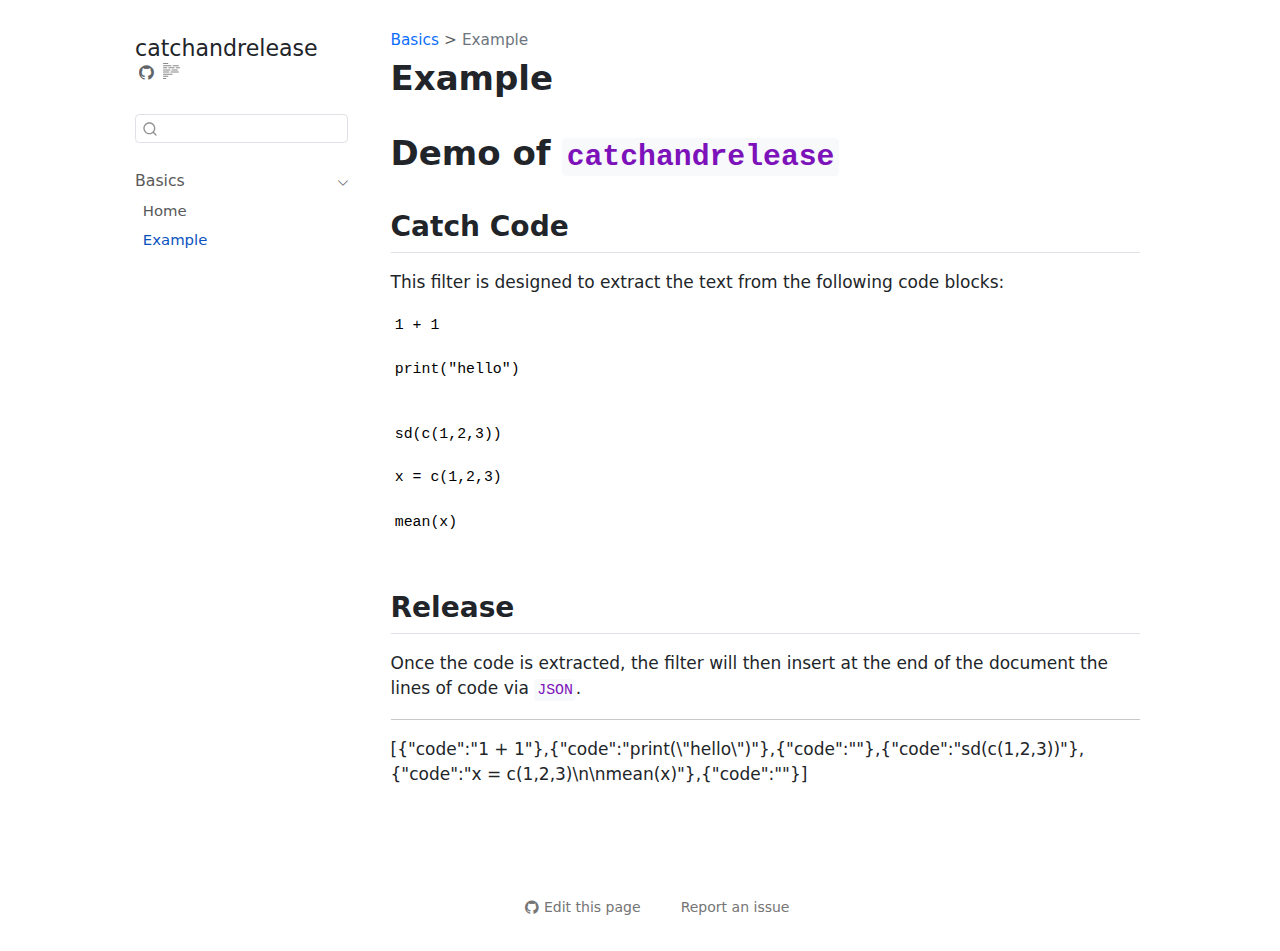
<file: example.html>
<!DOCTYPE html>
<html xmlns="http://www.w3.org/1999/xhtml" lang="en" xml:lang="en"><head>

<meta charset="utf-8">
<meta name="generator" content="quarto-1.4.480">

<meta name="viewport" content="width=device-width, initial-scale=1.0, user-scalable=yes">


<title>catchandrelease - Example</title>
<style>
code{white-space: pre-wrap;}
span.smallcaps{font-variant: small-caps;}
div.columns{display: flex; gap: min(4vw, 1.5em);}
div.column{flex: auto; overflow-x: auto;}
div.hanging-indent{margin-left: 1.5em; text-indent: -1.5em;}
ul.task-list{list-style: none;}
ul.task-list li input[type="checkbox"] {
  width: 0.8em;
  margin: 0 0.8em 0.2em -1em; /* quarto-specific, see https://github.com/quarto-dev/quarto-cli/issues/4556 */ 
  vertical-align: middle;
}
</style>


<script src="site_libs/quarto-nav/quarto-nav.js"></script>
<script src="site_libs/quarto-nav/headroom.min.js"></script>
<script src="site_libs/clipboard/clipboard.min.js"></script>
<script src="site_libs/quarto-search/autocomplete.umd.js"></script>
<script src="site_libs/quarto-search/fuse.min.js"></script>
<script src="site_libs/quarto-search/quarto-search.js"></script>
<meta name="quarto:offset" content="./">
<script src="site_libs/quarto-html/quarto.js"></script>
<script src="site_libs/quarto-html/popper.min.js"></script>
<script src="site_libs/quarto-html/tippy.umd.min.js"></script>
<script src="site_libs/quarto-html/anchor.min.js"></script>
<link href="site_libs/quarto-html/tippy.css" rel="stylesheet">
<link href="site_libs/quarto-html/quarto-syntax-highlighting.css" rel="stylesheet" id="quarto-text-highlighting-styles">
<script src="site_libs/bootstrap/bootstrap.min.js"></script>
<link href="site_libs/bootstrap/bootstrap-icons.css" rel="stylesheet">
<link href="site_libs/bootstrap/bootstrap.min.css" rel="stylesheet" id="quarto-bootstrap" data-mode="light">
<script id="quarto-search-options" type="application/json">{
  "location": "sidebar",
  "copy-button": false,
  "collapse-after": 3,
  "panel-placement": "start",
  "type": "textbox",
  "limit": 50,
  "keyboard-shortcut": [
    "f",
    "/",
    "s"
  ],
  "show-item-context": false,
  "language": {
    "search-no-results-text": "No results",
    "search-matching-documents-text": "matching documents",
    "search-copy-link-title": "Copy link to search",
    "search-hide-matches-text": "Hide additional matches",
    "search-more-match-text": "more match in this document",
    "search-more-matches-text": "more matches in this document",
    "search-clear-button-title": "Clear",
    "search-detached-cancel-button-title": "Cancel",
    "search-submit-button-title": "Submit",
    "search-label": "Search"
  }
}</script>


</head>

<body class="nav-sidebar floating fullcontent">

<div id="quarto-search-results"></div>
  <header id="quarto-header" class="headroom fixed-top">
  <nav class="quarto-secondary-nav">
    <div class="container-fluid d-flex">
      <button type="button" class="quarto-btn-toggle btn" data-bs-toggle="collapse" data-bs-target=".quarto-sidebar-collapse-item" aria-controls="quarto-sidebar" aria-expanded="false" aria-label="Toggle sidebar navigation" onclick="if (window.quartoToggleHeadroom) { window.quartoToggleHeadroom(); }">
        <i class="bi bi-layout-text-sidebar-reverse"></i>
      </button>
        <nav class="quarto-page-breadcrumbs" aria-label="breadcrumb"><ol class="breadcrumb"><li class="breadcrumb-item"><a href="./index.html">Basics</a></li><li class="breadcrumb-item"><a href="./example.html">Example</a></li></ol></nav>
        <a class="flex-grow-1" role="button" data-bs-toggle="collapse" data-bs-target=".quarto-sidebar-collapse-item" aria-controls="quarto-sidebar" aria-expanded="false" aria-label="Toggle sidebar navigation" onclick="if (window.quartoToggleHeadroom) { window.quartoToggleHeadroom(); }">      
        </a>
      <button type="button" class="btn quarto-search-button" aria-label="" onclick="window.quartoOpenSearch();">
        <i class="bi bi-search"></i>
      </button>
    </div>
  </nav>
</header>
<!-- content -->
<div id="quarto-content" class="quarto-container page-columns page-rows-contents page-layout-article">
<!-- sidebar -->
  <nav id="quarto-sidebar" class="sidebar collapse collapse-horizontal quarto-sidebar-collapse-item sidebar-navigation floating overflow-auto">
    <div class="pt-lg-2 mt-2 text-left sidebar-header">
    <div class="sidebar-title mb-0 py-0">
      <a href="./">catchandrelease</a> 
        <div class="sidebar-tools-main">
    <a href="https://github.com/coatless-quarto/catchandrelease/" title="" class="quarto-navigation-tool px-1" aria-label=""><i class="bi bi-github"></i></a>
  <a href="" class="quarto-reader-toggle quarto-navigation-tool px-1" onclick="window.quartoToggleReader(); return false;" title="Toggle reader mode">
  <div class="quarto-reader-toggle-btn">
  <i class="bi"></i>
  </div>
</a>
</div>
    </div>
      </div>
        <div class="mt-2 flex-shrink-0 align-items-center">
        <div class="sidebar-search">
        <div id="quarto-search" class="" title="Search"></div>
        </div>
        </div>
    <div class="sidebar-menu-container"> 
    <ul class="list-unstyled mt-1">
        <li class="sidebar-item sidebar-item-section">
      <div class="sidebar-item-container"> 
            <a class="sidebar-item-text sidebar-link text-start" data-bs-toggle="collapse" data-bs-target="#quarto-sidebar-section-1" aria-expanded="true">
 <span class="menu-text">Basics</span></a>
          <a class="sidebar-item-toggle text-start" data-bs-toggle="collapse" data-bs-target="#quarto-sidebar-section-1" aria-expanded="true" aria-label="Toggle section">
            <i class="bi bi-chevron-right ms-2"></i>
          </a> 
      </div>
      <ul id="quarto-sidebar-section-1" class="collapse list-unstyled sidebar-section depth1 show">  
          <li class="sidebar-item">
  <div class="sidebar-item-container"> 
  <a href="./index.html" class="sidebar-item-text sidebar-link">
 <span class="menu-text">Home</span></a>
  </div>
</li>
          <li class="sidebar-item">
  <div class="sidebar-item-container"> 
  <a href="./example.html" class="sidebar-item-text sidebar-link active">
 <span class="menu-text">Example</span></a>
  </div>
</li>
      </ul>
  </li>
    </ul>
    </div>
</nav>
<div id="quarto-sidebar-glass" class="quarto-sidebar-collapse-item" data-bs-toggle="collapse" data-bs-target=".quarto-sidebar-collapse-item"></div>
<!-- margin-sidebar -->
    
<!-- main -->
<main class="content" id="quarto-document-content">

<header id="title-block-header" class="quarto-title-block default"><nav class="quarto-page-breadcrumbs quarto-title-breadcrumbs d-none d-lg-block" aria-label="breadcrumb"><ol class="breadcrumb"><li class="breadcrumb-item"><a href="./index.html">Basics</a></li><li class="breadcrumb-item"><a href="./example.html">Example</a></li></ol></nav>
<div class="quarto-title">
<h1 class="title">Example</h1>
</div>



<div class="quarto-title-meta">

    
  
    
  </div>
  


</header>


<section id="demo-of-catchandrelease" class="level1">
<h1>Demo of <code>catchandrelease</code></h1>
<section id="catch-code" class="level2">
<h2 class="anchored" data-anchor-id="catch-code">Catch Code</h2>
<p>This filter is designed to extract the text from the following code blocks:</p>
<pre class="{test-python}"><code>1 + 1</code></pre>
<pre class="{test-r}"><code>print("hello")</code></pre>
<pre class="{test-empty-return}"><code></code></pre>
<pre class="{test-v2}"><code>sd(c(1,2,3))</code></pre>
<pre class="{test-multiline}"><code>x = c(1,2,3)

mean(x)</code></pre>
<pre class="{test-empty}"><code></code></pre>
</section>
<section id="release" class="level2">
<h2 class="anchored" data-anchor-id="release">Release</h2>
<p>Once the code is extracted, the filter will then insert at the end of the document the lines of code via <code>JSON</code>.</p>
<hr>


<p>[{"code":"1 + 1"},{"code":"print(\"hello\")"},{"code":""},{"code":"sd(c(1,2,3))"},{"code":"x = c(1,2,3)\n\nmean(x)"},{"code":""}]</p>
</section>
</section>

</main> <!-- /main -->
<script id="quarto-html-after-body" type="application/javascript">
window.document.addEventListener("DOMContentLoaded", function (event) {
  const toggleBodyColorMode = (bsSheetEl) => {
    const mode = bsSheetEl.getAttribute("data-mode");
    const bodyEl = window.document.querySelector("body");
    if (mode === "dark") {
      bodyEl.classList.add("quarto-dark");
      bodyEl.classList.remove("quarto-light");
    } else {
      bodyEl.classList.add("quarto-light");
      bodyEl.classList.remove("quarto-dark");
    }
  }
  const toggleBodyColorPrimary = () => {
    const bsSheetEl = window.document.querySelector("link#quarto-bootstrap");
    if (bsSheetEl) {
      toggleBodyColorMode(bsSheetEl);
    }
  }
  toggleBodyColorPrimary();  
  const icon = "";
  const anchorJS = new window.AnchorJS();
  anchorJS.options = {
    placement: 'right',
    icon: icon
  };
  anchorJS.add('.anchored');
  const isCodeAnnotation = (el) => {
    for (const clz of el.classList) {
      if (clz.startsWith('code-annotation-')) {                     
        return true;
      }
    }
    return false;
  }
  const clipboard = new window.ClipboardJS('.code-copy-button', {
    text: function(trigger) {
      const codeEl = trigger.previousElementSibling.cloneNode(true);
      for (const childEl of codeEl.children) {
        if (isCodeAnnotation(childEl)) {
          childEl.remove();
        }
      }
      return codeEl.innerText;
    }
  });
  clipboard.on('success', function(e) {
    // button target
    const button = e.trigger;
    // don't keep focus
    button.blur();
    // flash "checked"
    button.classList.add('code-copy-button-checked');
    var currentTitle = button.getAttribute("title");
    button.setAttribute("title", "Copied!");
    let tooltip;
    if (window.bootstrap) {
      button.setAttribute("data-bs-toggle", "tooltip");
      button.setAttribute("data-bs-placement", "left");
      button.setAttribute("data-bs-title", "Copied!");
      tooltip = new bootstrap.Tooltip(button, 
        { trigger: "manual", 
          customClass: "code-copy-button-tooltip",
          offset: [0, -8]});
      tooltip.show();    
    }
    setTimeout(function() {
      if (tooltip) {
        tooltip.hide();
        button.removeAttribute("data-bs-title");
        button.removeAttribute("data-bs-toggle");
        button.removeAttribute("data-bs-placement");
      }
      button.setAttribute("title", currentTitle);
      button.classList.remove('code-copy-button-checked');
    }, 1000);
    // clear code selection
    e.clearSelection();
  });
  function tippyHover(el, contentFn, onTriggerFn, onUntriggerFn) {
    const config = {
      allowHTML: true,
      maxWidth: 500,
      delay: 100,
      arrow: false,
      appendTo: function(el) {
          return el.parentElement;
      },
      interactive: true,
      interactiveBorder: 10,
      theme: 'quarto',
      placement: 'bottom-start',
    };
    if (contentFn) {
      config.content = contentFn;
    }
    if (onTriggerFn) {
      config.onTrigger = onTriggerFn;
    }
    if (onUntriggerFn) {
      config.onUntrigger = onUntriggerFn;
    }
    window.tippy(el, config); 
  }
  const noterefs = window.document.querySelectorAll('a[role="doc-noteref"]');
  for (var i=0; i<noterefs.length; i++) {
    const ref = noterefs[i];
    tippyHover(ref, function() {
      // use id or data attribute instead here
      let href = ref.getAttribute('data-footnote-href') || ref.getAttribute('href');
      try { href = new URL(href).hash; } catch {}
      const id = href.replace(/^#\/?/, "");
      const note = window.document.getElementById(id);
      return note.innerHTML;
    });
  }
  const xrefs = window.document.querySelectorAll('a.quarto-xref');
  const processXRef = (id, note) => {
    // Strip column container classes
    const stripColumnClz = (el) => {
      el.classList.remove("page-full", "page-columns");
      if (el.children) {
        for (const child of el.children) {
          stripColumnClz(child);
        }
      }
    }
    stripColumnClz(note)
    const typesetMath = (el) => {
      if (window.MathJax) {
        // MathJax Typeset
        window.MathJax.typeset([el]);
      } else if (window.katex) {
        // KaTeX Render
        var mathElements = el.getElementsByClassName("math");
        var macros = [];
        for (var i = 0; i < mathElements.length; i++) {
          var texText = mathElements[i].firstChild;
          if (mathElements[i].tagName == "SPAN") {
            window.katex.render(texText.data, mathElements[i], {
              displayMode: mathElements[i].classList.contains('display'),
              throwOnError: false,
              macros: macros,
              fleqn: false
            });
          }
        }
      }
    }
    if (id === null || id.startsWith('sec-')) {
      // Special case sections, only their first couple elements
      const container = document.createElement("div");
      if (note.children && note.children.length > 2) {
        for (let i = 0; i < 2; i++) {
          container.appendChild(note.children[i].cloneNode(true));
        }
        typesetMath(container);
        return container.innerHTML
      } else {
        typesetMath(note);
        return note.innerHTML;
      }
    } else {
      // Remove any anchor links if they are present
      const anchorLink = note.querySelector('a.anchorjs-link');
      if (anchorLink) {
        anchorLink.remove();
      }
      typesetMath(note);
      return note.innerHTML;
    }
  }
  for (var i=0; i<xrefs.length; i++) {
    const xref = xrefs[i];
    tippyHover(xref, undefined, function(instance) {
      instance.disable();
      let url = xref.getAttribute('href');
      let hash = undefined; 
      if (url.startsWith('#')) {
        hash = url;
      } else {
        try { hash = new URL(url).hash; } catch {}
      }
      if (hash) {
        const id = hash.replace(/^#\/?/, "");
        const note = window.document.getElementById(id);
        if (note !== null) {
          try {
            const html = processXRef(id, note.cloneNode(true));
            instance.setContent(html);
          } finally {
            instance.enable();
            instance.show();
          }
        } else {
          // See if we can fetch this
          fetch(url.split('#')[0])
          .then(res => res.text())
          .then(html => {
            const parser = new DOMParser();
            const htmlDoc = parser.parseFromString(html, "text/html");
            const note = htmlDoc.getElementById(id);
            if (note !== null) {
              const html = processXRef(id, note);
              instance.setContent(html);
            } 
          }).finally(() => {
            instance.enable();
            instance.show();
          });
        }
      } else {
        // See if we can fetch a full url (with no hash to target)
        // This is a special case and we should probably do some content thinning / targeting
        fetch(url)
        .then(res => res.text())
        .then(html => {
          const parser = new DOMParser();
          const htmlDoc = parser.parseFromString(html, "text/html");
          const note = htmlDoc.querySelector('main.content');
          if (note !== null) {
            // This should only happen for chapter cross references
            // (since there is no id in the URL)
            // remove the first header
            if (note.children.length > 0 && note.children[0].tagName === "HEADER") {
              note.children[0].remove();
            }
            const html = processXRef(null, note);
            instance.setContent(html);
          } 
        }).finally(() => {
          instance.enable();
          instance.show();
        });
      }
    }, function(instance) {
    });
  }
      let selectedAnnoteEl;
      const selectorForAnnotation = ( cell, annotation) => {
        let cellAttr = 'data-code-cell="' + cell + '"';
        let lineAttr = 'data-code-annotation="' +  annotation + '"';
        const selector = 'span[' + cellAttr + '][' + lineAttr + ']';
        return selector;
      }
      const selectCodeLines = (annoteEl) => {
        const doc = window.document;
        const targetCell = annoteEl.getAttribute("data-target-cell");
        const targetAnnotation = annoteEl.getAttribute("data-target-annotation");
        const annoteSpan = window.document.querySelector(selectorForAnnotation(targetCell, targetAnnotation));
        const lines = annoteSpan.getAttribute("data-code-lines").split(",");
        const lineIds = lines.map((line) => {
          return targetCell + "-" + line;
        })
        let top = null;
        let height = null;
        let parent = null;
        if (lineIds.length > 0) {
            //compute the position of the single el (top and bottom and make a div)
            const el = window.document.getElementById(lineIds[0]);
            top = el.offsetTop;
            height = el.offsetHeight;
            parent = el.parentElement.parentElement;
          if (lineIds.length > 1) {
            const lastEl = window.document.getElementById(lineIds[lineIds.length - 1]);
            const bottom = lastEl.offsetTop + lastEl.offsetHeight;
            height = bottom - top;
          }
          if (top !== null && height !== null && parent !== null) {
            // cook up a div (if necessary) and position it 
            let div = window.document.getElementById("code-annotation-line-highlight");
            if (div === null) {
              div = window.document.createElement("div");
              div.setAttribute("id", "code-annotation-line-highlight");
              div.style.position = 'absolute';
              parent.appendChild(div);
            }
            div.style.top = top - 2 + "px";
            div.style.height = height + 4 + "px";
            div.style.left = 0;
            let gutterDiv = window.document.getElementById("code-annotation-line-highlight-gutter");
            if (gutterDiv === null) {
              gutterDiv = window.document.createElement("div");
              gutterDiv.setAttribute("id", "code-annotation-line-highlight-gutter");
              gutterDiv.style.position = 'absolute';
              const codeCell = window.document.getElementById(targetCell);
              const gutter = codeCell.querySelector('.code-annotation-gutter');
              gutter.appendChild(gutterDiv);
            }
            gutterDiv.style.top = top - 2 + "px";
            gutterDiv.style.height = height + 4 + "px";
          }
          selectedAnnoteEl = annoteEl;
        }
      };
      const unselectCodeLines = () => {
        const elementsIds = ["code-annotation-line-highlight", "code-annotation-line-highlight-gutter"];
        elementsIds.forEach((elId) => {
          const div = window.document.getElementById(elId);
          if (div) {
            div.remove();
          }
        });
        selectedAnnoteEl = undefined;
      };
        // Handle positioning of the toggle
    window.addEventListener(
      "resize",
      throttle(() => {
        elRect = undefined;
        if (selectedAnnoteEl) {
          selectCodeLines(selectedAnnoteEl);
        }
      }, 10)
    );
    function throttle(fn, ms) {
    let throttle = false;
    let timer;
      return (...args) => {
        if(!throttle) { // first call gets through
            fn.apply(this, args);
            throttle = true;
        } else { // all the others get throttled
            if(timer) clearTimeout(timer); // cancel #2
            timer = setTimeout(() => {
              fn.apply(this, args);
              timer = throttle = false;
            }, ms);
        }
      };
    }
      // Attach click handler to the DT
      const annoteDls = window.document.querySelectorAll('dt[data-target-cell]');
      for (const annoteDlNode of annoteDls) {
        annoteDlNode.addEventListener('click', (event) => {
          const clickedEl = event.target;
          if (clickedEl !== selectedAnnoteEl) {
            unselectCodeLines();
            const activeEl = window.document.querySelector('dt[data-target-cell].code-annotation-active');
            if (activeEl) {
              activeEl.classList.remove('code-annotation-active');
            }
            selectCodeLines(clickedEl);
            clickedEl.classList.add('code-annotation-active');
          } else {
            // Unselect the line
            unselectCodeLines();
            clickedEl.classList.remove('code-annotation-active');
          }
        });
      }
  const findCites = (el) => {
    const parentEl = el.parentElement;
    if (parentEl) {
      const cites = parentEl.dataset.cites;
      if (cites) {
        return {
          el,
          cites: cites.split(' ')
        };
      } else {
        return findCites(el.parentElement)
      }
    } else {
      return undefined;
    }
  };
  var bibliorefs = window.document.querySelectorAll('a[role="doc-biblioref"]');
  for (var i=0; i<bibliorefs.length; i++) {
    const ref = bibliorefs[i];
    const citeInfo = findCites(ref);
    if (citeInfo) {
      tippyHover(citeInfo.el, function() {
        var popup = window.document.createElement('div');
        citeInfo.cites.forEach(function(cite) {
          var citeDiv = window.document.createElement('div');
          citeDiv.classList.add('hanging-indent');
          citeDiv.classList.add('csl-entry');
          var biblioDiv = window.document.getElementById('ref-' + cite);
          if (biblioDiv) {
            citeDiv.innerHTML = biblioDiv.innerHTML;
          }
          popup.appendChild(citeDiv);
        });
        return popup.innerHTML;
      });
    }
  }
});
</script>
</div> <!-- /content -->




<footer class="footer"><div class="nav-footer"><div class="nav-footer-center"><div class="toc-actions"><ul><li><a href="https://github.com/coatless-quarto/catchandrelease/edit/main/example.qmd" class="toc-action"><i class="bi bi-github"></i>Edit this page</a></li><li><a href="https://github.com/coatless-quarto/catchandrelease/issues/new" class="toc-action"><i class="bi empty"></i>Report an issue</a></li></ul></div></div></div></footer></body></html>
</file>
<file: site_libs/quarto-html/tippy.css>
.tippy-box[data-animation=fade][data-state=hidden]{opacity:0}[data-tippy-root]{max-width:calc(100vw - 10px)}.tippy-box{position:relative;background-color:#333;color:#fff;border-radius:4px;font-size:14px;line-height:1.4;white-space:normal;outline:0;transition-property:transform,visibility,opacity}.tippy-box[data-placement^=top]>.tippy-arrow{bottom:0}.tippy-box[data-placement^=top]>.tippy-arrow:before{bottom:-7px;left:0;border-width:8px 8px 0;border-top-color:initial;transform-origin:center top}.tippy-box[data-placement^=bottom]>.tippy-arrow{top:0}.tippy-box[data-placement^=bottom]>.tippy-arrow:before{top:-7px;left:0;border-width:0 8px 8px;border-bottom-color:initial;transform-origin:center bottom}.tippy-box[data-placement^=left]>.tippy-arrow{right:0}.tippy-box[data-placement^=left]>.tippy-arrow:before{border-width:8px 0 8px 8px;border-left-color:initial;right:-7px;transform-origin:center left}.tippy-box[data-placement^=right]>.tippy-arrow{left:0}.tippy-box[data-placement^=right]>.tippy-arrow:before{left:-7px;border-width:8px 8px 8px 0;border-right-color:initial;transform-origin:center right}.tippy-box[data-inertia][data-state=visible]{transition-timing-function:cubic-bezier(.54,1.5,.38,1.11)}.tippy-arrow{width:16px;height:16px;color:#333}.tippy-arrow:before{content:"";position:absolute;border-color:transparent;border-style:solid}.tippy-content{position:relative;padding:5px 9px;z-index:1}
</file>
<file: site_libs/quarto-html/quarto-syntax-highlighting.css>
/* quarto syntax highlight colors */
:root {
  --quarto-hl-ot-color: #003B4F;
  --quarto-hl-at-color: #657422;
  --quarto-hl-ss-color: #20794D;
  --quarto-hl-an-color: #5E5E5E;
  --quarto-hl-fu-color: #4758AB;
  --quarto-hl-st-color: #20794D;
  --quarto-hl-cf-color: #003B4F;
  --quarto-hl-op-color: #5E5E5E;
  --quarto-hl-er-color: #AD0000;
  --quarto-hl-bn-color: #AD0000;
  --quarto-hl-al-color: #AD0000;
  --quarto-hl-va-color: #111111;
  --quarto-hl-bu-color: inherit;
  --quarto-hl-ex-color: inherit;
  --quarto-hl-pp-color: #AD0000;
  --quarto-hl-in-color: #5E5E5E;
  --quarto-hl-vs-color: #20794D;
  --quarto-hl-wa-color: #5E5E5E;
  --quarto-hl-do-color: #5E5E5E;
  --quarto-hl-im-color: #00769E;
  --quarto-hl-ch-color: #20794D;
  --quarto-hl-dt-color: #AD0000;
  --quarto-hl-fl-color: #AD0000;
  --quarto-hl-co-color: #5E5E5E;
  --quarto-hl-cv-color: #5E5E5E;
  --quarto-hl-cn-color: #8f5902;
  --quarto-hl-sc-color: #5E5E5E;
  --quarto-hl-dv-color: #AD0000;
  --quarto-hl-kw-color: #003B4F;
}

/* other quarto variables */
:root {
  --quarto-font-monospace: SFMono-Regular, Menlo, Monaco, Consolas, "Liberation Mono", "Courier New", monospace;
}

pre > code.sourceCode > span {
  color: #003B4F;
}

code span {
  color: #003B4F;
}

code.sourceCode > span {
  color: #003B4F;
}

div.sourceCode,
div.sourceCode pre.sourceCode {
  color: #003B4F;
}

code span.ot {
  color: #003B4F;
  font-style: inherit;
}

code span.at {
  color: #657422;
  font-style: inherit;
}

code span.ss {
  color: #20794D;
  font-style: inherit;
}

code span.an {
  color: #5E5E5E;
  font-style: inherit;
}

code span.fu {
  color: #4758AB;
  font-style: inherit;
}

code span.st {
  color: #20794D;
  font-style: inherit;
}

code span.cf {
  color: #003B4F;
  font-style: inherit;
}

code span.op {
  color: #5E5E5E;
  font-style: inherit;
}

code span.er {
  color: #AD0000;
  font-style: inherit;
}

code span.bn {
  color: #AD0000;
  font-style: inherit;
}

code span.al {
  color: #AD0000;
  font-style: inherit;
}

code span.va {
  color: #111111;
  font-style: inherit;
}

code span.bu {
  font-style: inherit;
}

code span.ex {
  font-style: inherit;
}

code span.pp {
  color: #AD0000;
  font-style: inherit;
}

code span.in {
  color: #5E5E5E;
  font-style: inherit;
}

code span.vs {
  color: #20794D;
  font-style: inherit;
}

code span.wa {
  color: #5E5E5E;
  font-style: italic;
}

code span.do {
  color: #5E5E5E;
  font-style: italic;
}

code span.im {
  color: #00769E;
  font-style: inherit;
}

code span.ch {
  color: #20794D;
  font-style: inherit;
}

code span.dt {
  color: #AD0000;
  font-style: inherit;
}

code span.fl {
  color: #AD0000;
  font-style: inherit;
}

code span.co {
  color: #5E5E5E;
  font-style: inherit;
}

code span.cv {
  color: #5E5E5E;
  font-style: italic;
}

code span.cn {
  color: #8f5902;
  font-style: inherit;
}

code span.sc {
  color: #5E5E5E;
  font-style: inherit;
}

code span.dv {
  color: #AD0000;
  font-style: inherit;
}

code span.kw {
  color: #003B4F;
  font-style: inherit;
}

.prevent-inlining {
  content: "</";
}

/*# sourceMappingURL=debc5d5d77c3f9108843748ff7464032.css.map */
</file>
